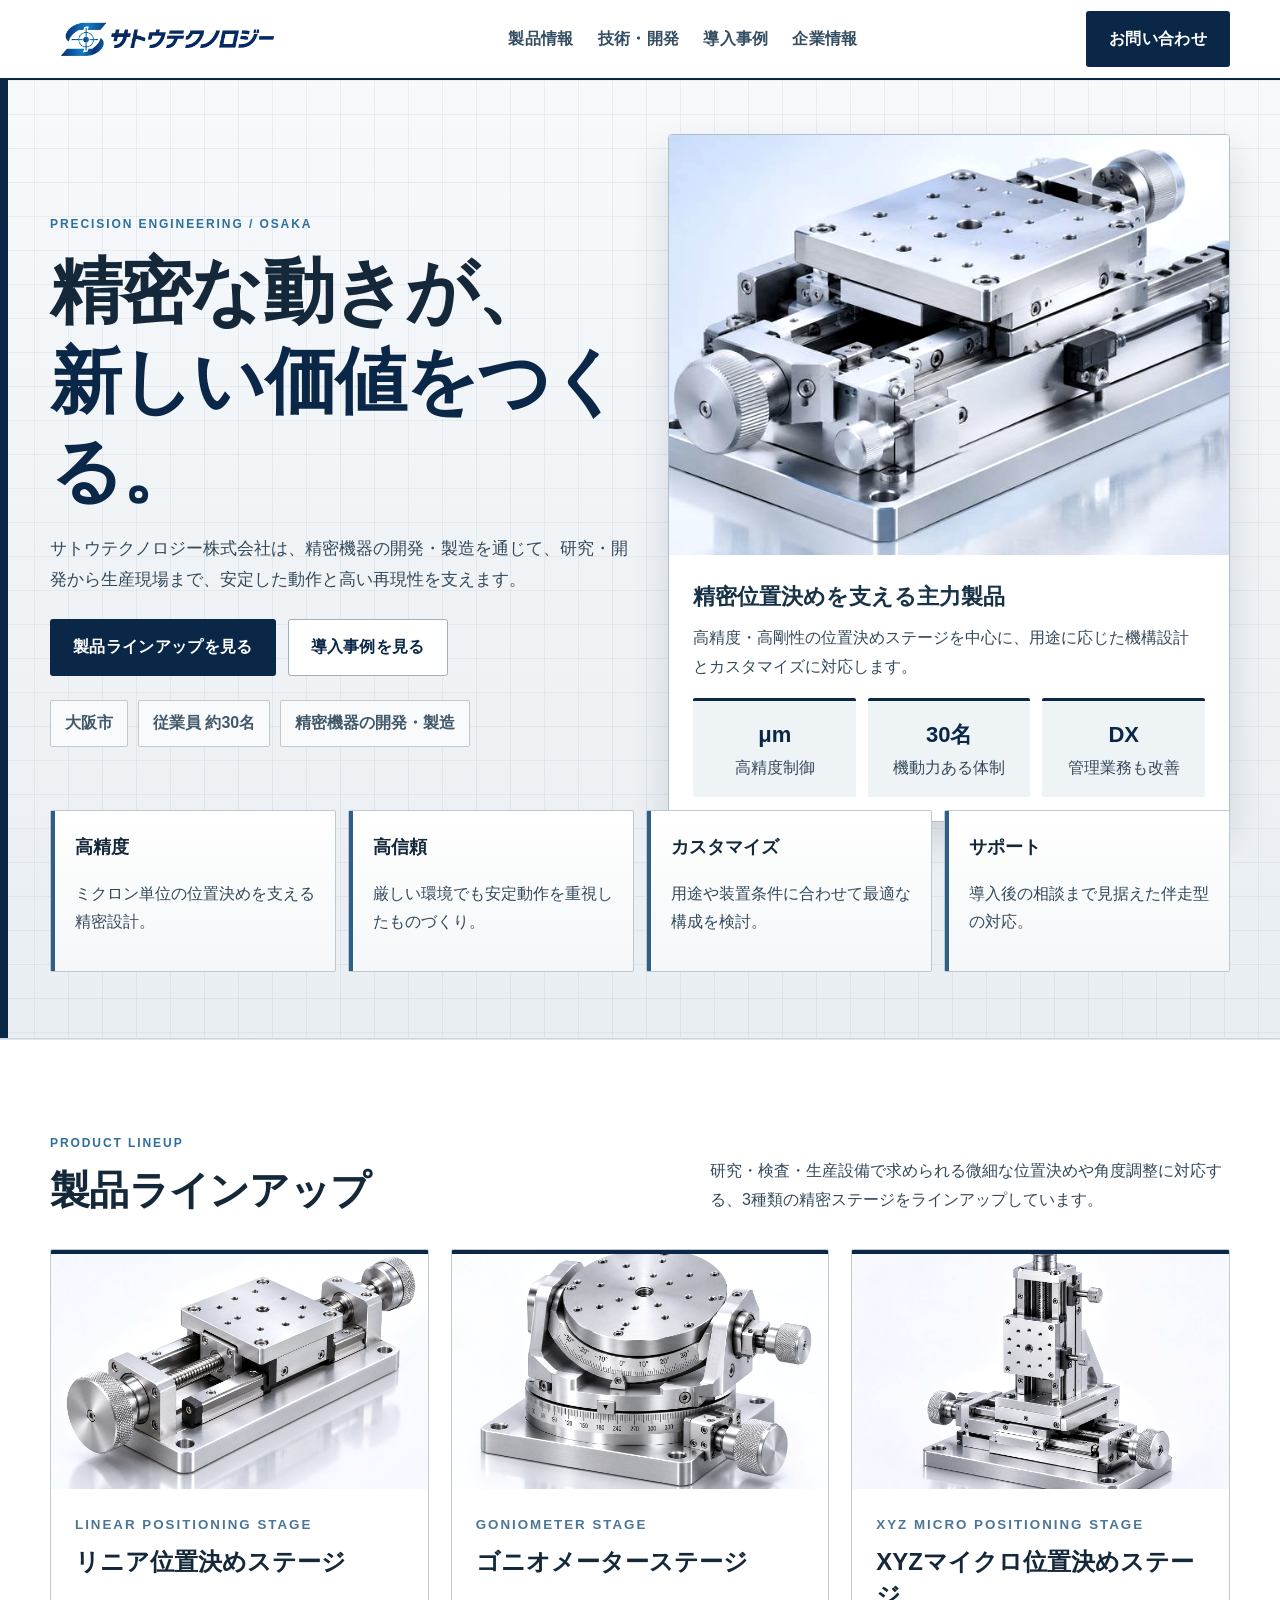
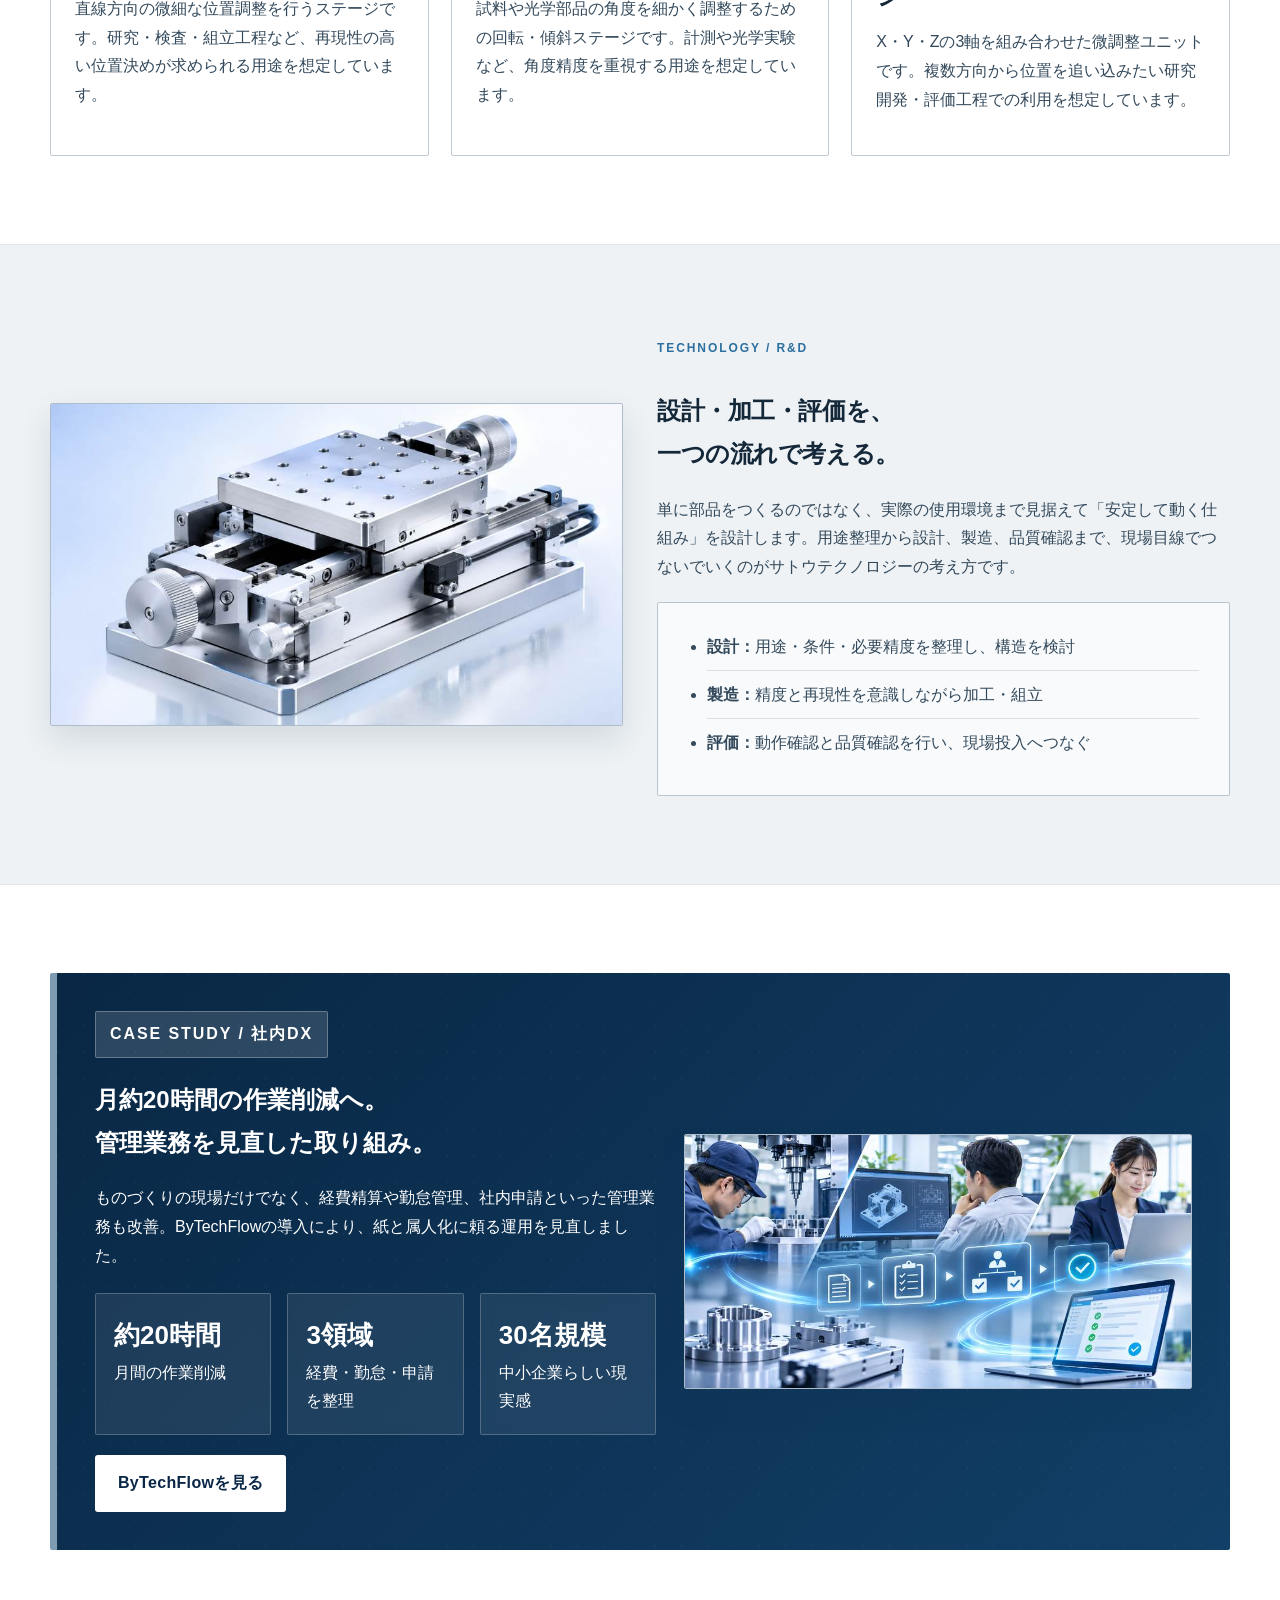
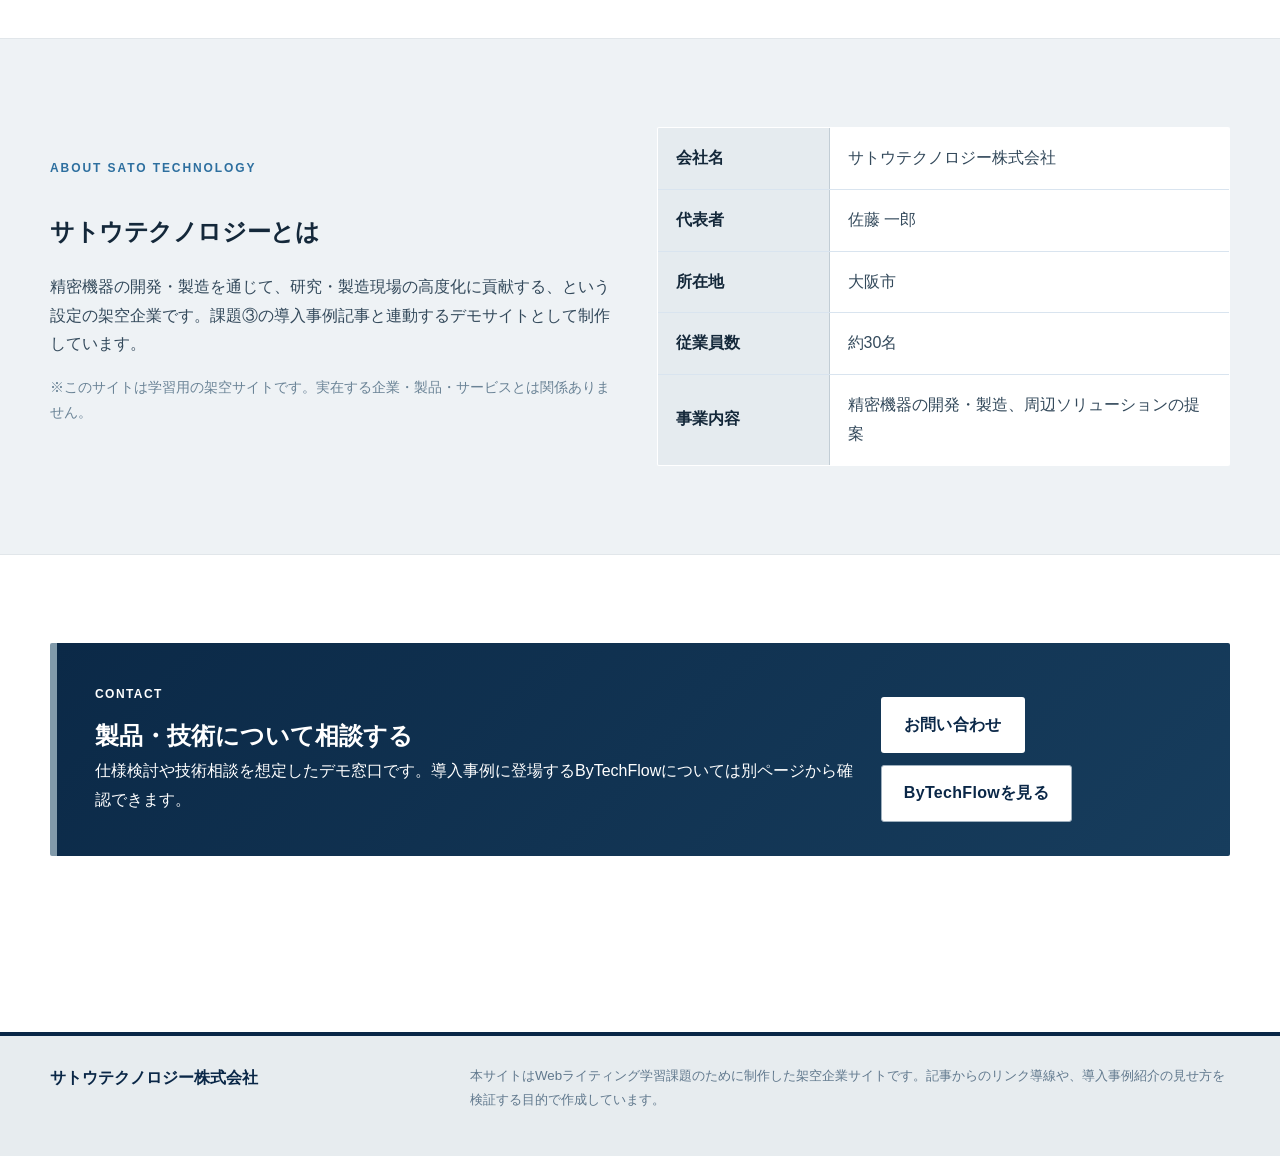
<file: sato-technology-demo/index.html>
<!doctype html>
<html lang="ja">
<head>
  <meta charset="utf-8">
  <meta name="viewport" content="width=device-width, initial-scale=1">
  <meta name="robots" content="noindex,nofollow">
  <meta name="description" content="学習課題用に制作した架空企業・サトウテクノロジー株式会社の豪華版デモサイトです。">
  <title>サトウテクノロジー株式会社｜精密技術で、ものづくりの可能性をひろげる</title>
  <link rel="stylesheet" href="styles.css">
</head>
<body class="sato-page">
  <header class="site-header">
    <div class="container header-inner">
      <a class="brand" href="index.html"><img src="assets/logo.jpg" alt="サトウテクノロジー株式会社 ロゴ"></a>
      <nav class="nav">
        <a href="#products">製品情報</a>
        <a href="#technology">技術・開発</a>
        <a href="#case-study">導入事例</a>
        <a href="#company">企業情報</a>
      </nav>
      <a class="btn primary" href="#contact">お問い合わせ</a>
    </div>
  </header>

  <main>
    <section class="hero">
      <div class="container hero-grid">
        <div class="hero-copy">
          <span class="eyebrow">PRECISION ENGINEERING / OSAKA</span>
          <h1>精密な動きが、<br><em>新しい価値をつくる。</em></h1>
          <p>サトウテクノロジー株式会社は、精密機器の開発・製造を通じて、研究・開発から生産現場まで、安定した動作と高い再現性を支えます。</p>
          <div class="link-row">
            <a class="btn primary" href="#products">製品ラインアップを見る</a>
            <a class="btn secondary" href="#case-study">導入事例を見る</a>
          </div>
          <div class="meta-row">
            <span>大阪市</span>
            <span>従業員 約30名</span>
            <span>精密機器の開発・製造</span>
          </div>
        </div>
        <div class="hero-card">
          <img src="assets/product-stage.jpg" alt="サトウテクノロジーの精密位置決めステージ">
          <div class="card-body">
            <strong style="color:#183247;font-size:22px;display:block">精密位置決めを支える主力製品</strong>
            <p style="margin:8px 0 0">高精度・高剛性の位置決めステージを中心に、用途に応じた機構設計とカスタマイズに対応します。</p>
            <div class="mini-grid">
              <div class="mini-stat"><b>μm</b><span>高精度制御</span></div>
              <div class="mini-stat"><b>30名</b><span>機動力ある体制</span></div>
              <div class="mini-stat"><b>DX</b><span>管理業務も改善</span></div>
            </div>
          </div>
        </div>
      </div>
      <div class="container feature-strip">
        <div class="item"><h3>高精度</h3><p>ミクロン単位の位置決めを支える精密設計。</p></div>
        <div class="item"><h3>高信頼</h3><p>厳しい環境でも安定動作を重視したものづくり。</p></div>
        <div class="item"><h3>カスタマイズ</h3><p>用途や装置条件に合わせて最適な構成を検討。</p></div>
        <div class="item"><h3>サポート</h3><p>導入後の相談まで見据えた伴走型の対応。</p></div>
      </div>
    </section>

    <section id="products" class="section">
      <div class="container">
        <div class="section-head">
          <div>
            <span>PRODUCT LINEUP</span>
            <h2>製品ラインアップ</h2>
          </div>
          <p>研究・検査・生産設備で求められる微細な位置決めや角度調整に対応する、3種類の精密ステージをラインアップしています。</p>
        </div>
        <div class="grid-3">
          <article class="card">
            <img src="assets/sato-linear-stage.jpg" alt="サトウテクノロジーの精密リニア位置決めステージ">
            <div class="card-body">
              <small>LINEAR POSITIONING STAGE</small>
              <h3>リニア位置決めステージ</h3>
              <p>直線方向の微細な位置調整を行うステージです。研究・検査・組立工程など、再現性の高い位置決めが求められる用途を想定しています。</p>
            </div>
          </article>
          <article class="card">
            <img src="assets/sato-goniometer-stage.jpg" alt="サトウテクノロジーの精密ゴニオメーターステージ">
            <div class="card-body">
              <small>GONIOMETER STAGE</small>
              <h3>ゴニオメーターステージ</h3>
              <p>試料や光学部品の角度を細かく調整するための回転・傾斜ステージです。計測や光学実験など、角度精度を重視する用途を想定しています。</p>
            </div>
          </article>
          <article class="card">
            <img src="assets/sato-xyz-stage.jpg" alt="サトウテクノロジーのXYZマイクロ位置決めステージ">
            <div class="card-body">
              <small>XYZ MICRO POSITIONING STAGE</small>
              <h3>XYZマイクロ位置決めステージ</h3>
              <p>X・Y・Zの3軸を組み合わせた微調整ユニットです。複数方向から位置を追い込みたい研究開発・評価工程での利用を想定しています。</p>
            </div>
          </article>
        </div>
      </div>
    </section>

    <section id="technology" class="section soft">
      <div class="container split">
        <div>
          <img class="glass-card" src="assets/product-stage.jpg" alt="研究開発現場で作業するエンジニア">
        </div>
        <div>
          <span class="eyebrow">TECHNOLOGY / R&amp;D</span>
          <h2>設計・加工・評価を、<br>一つの流れで考える。</h2>
          <p>単に部品をつくるのではなく、実際の使用環境まで見据えて「安定して動く仕組み」を設計します。用途整理から設計、製造、品質確認まで、現場目線でつないでいくのがサトウテクノロジーの考え方です。</p>
          <div class="panel" style="margin-top:20px">
            <ul>
              <li><strong>設計：</strong>用途・条件・必要精度を整理し、構造を検討</li>
              <li><strong>製造：</strong>精度と再現性を意識しながら加工・組立</li>
              <li><strong>評価：</strong>動作確認と品質確認を行い、現場投入へつなぐ</li>
            </ul>
          </div>
        </div>
      </div>
    </section>

    <section id="case-study" class="section">
      <div class="container case-wrap">
        <div class="case-grid">
          <div>
            <span class="badge">CASE STUDY / 社内DX</span>
            <h2>月約20時間の作業削減へ。<br>管理業務を見直した取り組み。</h2>
            <p>ものづくりの現場だけでなく、経費精算や勤怠管理、社内申請といった管理業務も改善。ByTechFlowの導入により、紙と属人化に頼る運用を見直しました。</p>
            <div class="stat-grid">
              <div class="stat-box"><b>約20時間</b><span>月間の作業削減</span></div>
              <div class="stat-box"><b>3領域</b><span>経費・勤怠・申請を整理</span></div>
              <div class="stat-box"><b>30名規模</b><span>中小企業らしい現実感</span></div>
            </div>
            <div class="link-row">
              <a class="btn white" href="bytechflow-service.html">ByTechFlowを見る</a>
            </div>
          </div>
          <div>
            <img class="glass-card" src="assets/dx-case.jpg" alt="製造現場とByTechFlowの業務改善イメージ">
          </div>
        </div>
      </div>
    </section>

    <section id="company" class="section soft">
      <div class="container split">
        <div>
          <span class="eyebrow">ABOUT SATO TECHNOLOGY</span>
          <h2>サトウテクノロジーとは</h2>
          <p>精密機器の開発・製造を通じて、研究・製造現場の高度化に貢献する、という設定の架空企業です。課題③の導入事例記事と連動するデモサイトとして制作しています。</p>
          <p class="note">※このサイトは学習用の架空サイトです。実在する企業・製品・サービスとは関係ありません。</p>
        </div>
        <div>
          <table class="info-table">
            <tr><th>会社名</th><td>サトウテクノロジー株式会社</td></tr>
            <tr><th>代表者</th><td>佐藤 一郎</td></tr>
            <tr><th>所在地</th><td>大阪市</td></tr>
            <tr><th>従業員数</th><td>約30名</td></tr>
            <tr><th>事業内容</th><td>精密機器の開発・製造、周辺ソリューションの提案</td></tr>
          </table>
        </div>
      </div>
    </section>

    <section id="contact" class="section">
      <div class="container contact-box">
        <div>
          <span>CONTACT</span>
          <h2>製品・技術について相談する</h2>
          <p>仕様検討や技術相談を想定したデモ窓口です。導入事例に登場するByTechFlowについては別ページから確認できます。</p>
        </div>
        <div class="link-row">
          <a class="btn white" href="mailto:contact@sato-technology.example">お問い合わせ</a>
          <a class="btn secondary" href="bytechflow-service.html">ByTechFlowを見る</a>
        </div>
      </div>
    </section>
  </main>

  <footer class="footer">
    <div class="container inner">
      <strong>サトウテクノロジー株式会社</strong>
      <small>本サイトはWebライティング学習課題のために制作した架空企業サイトです。記事からのリンク導線や、導入事例紹介の見せ方を検証する目的で作成しています。</small>
    </div>
  </footer>
</body>
</html>
</file>
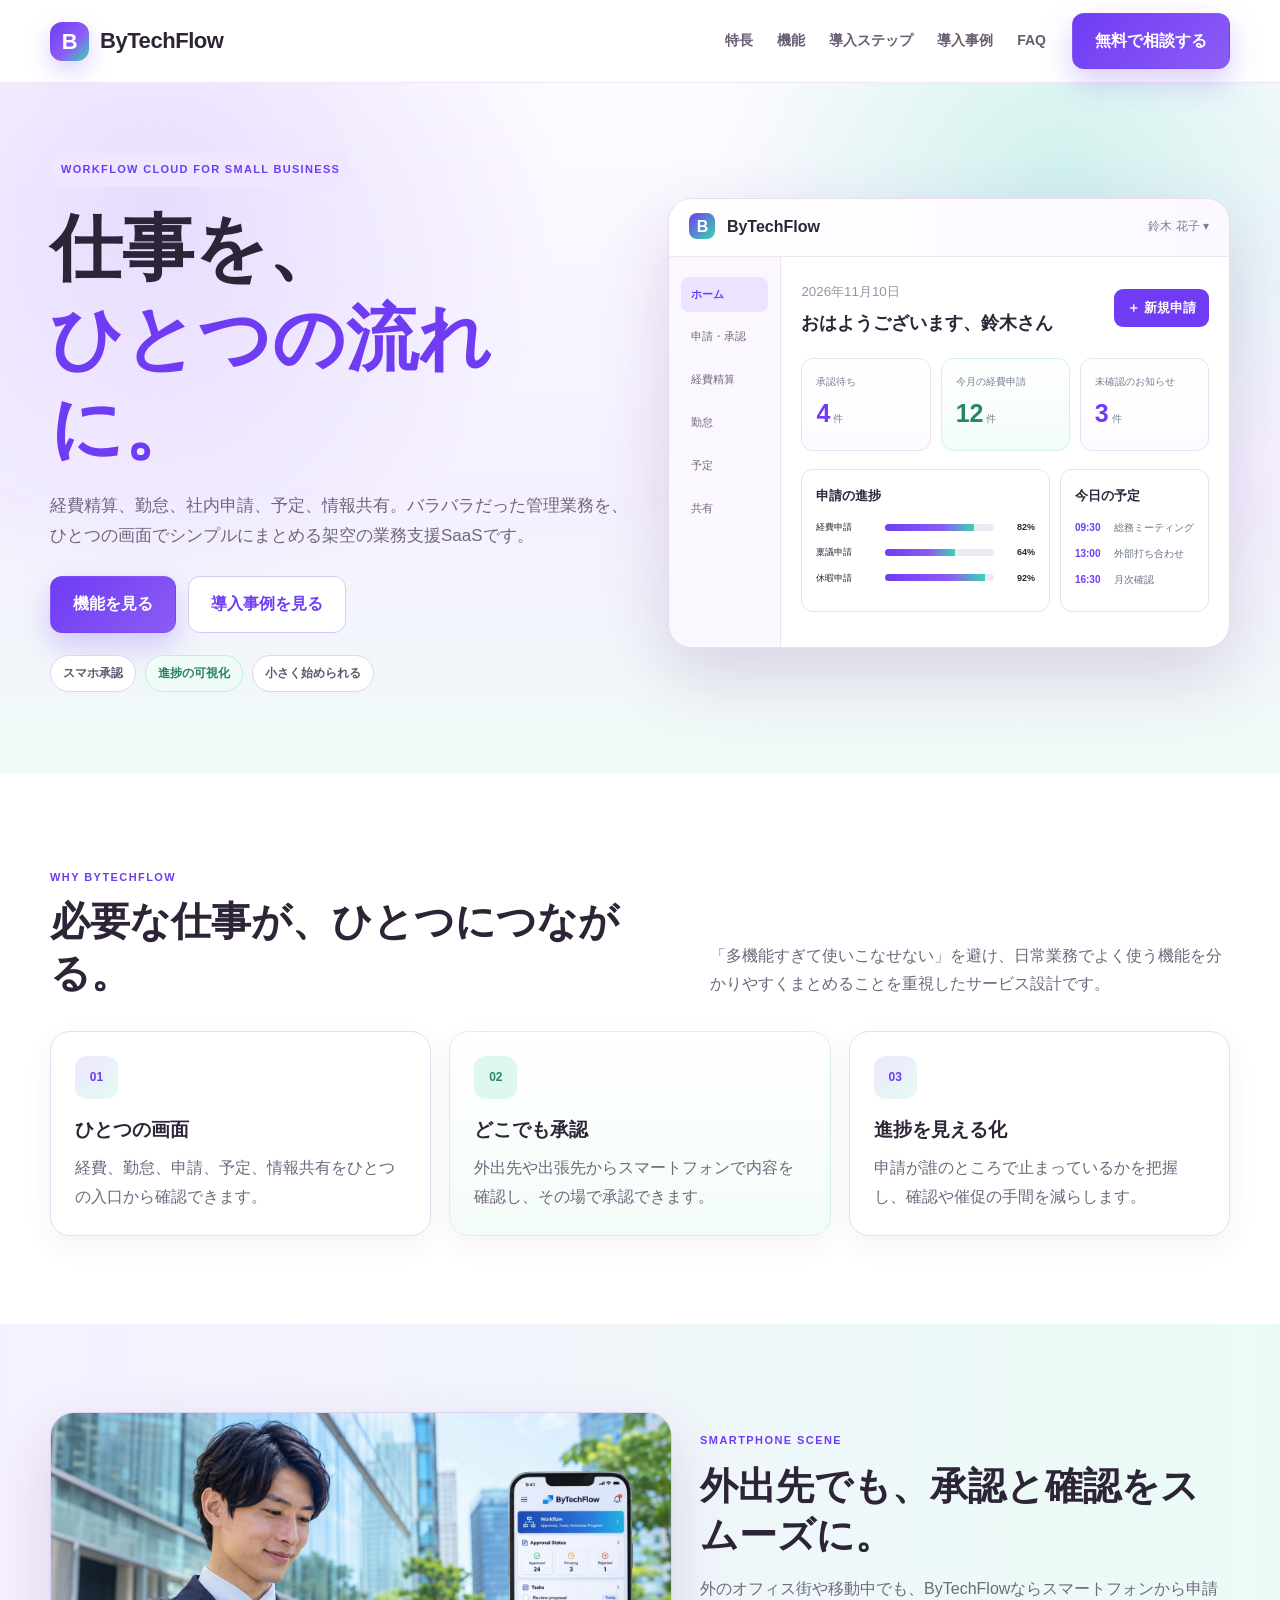
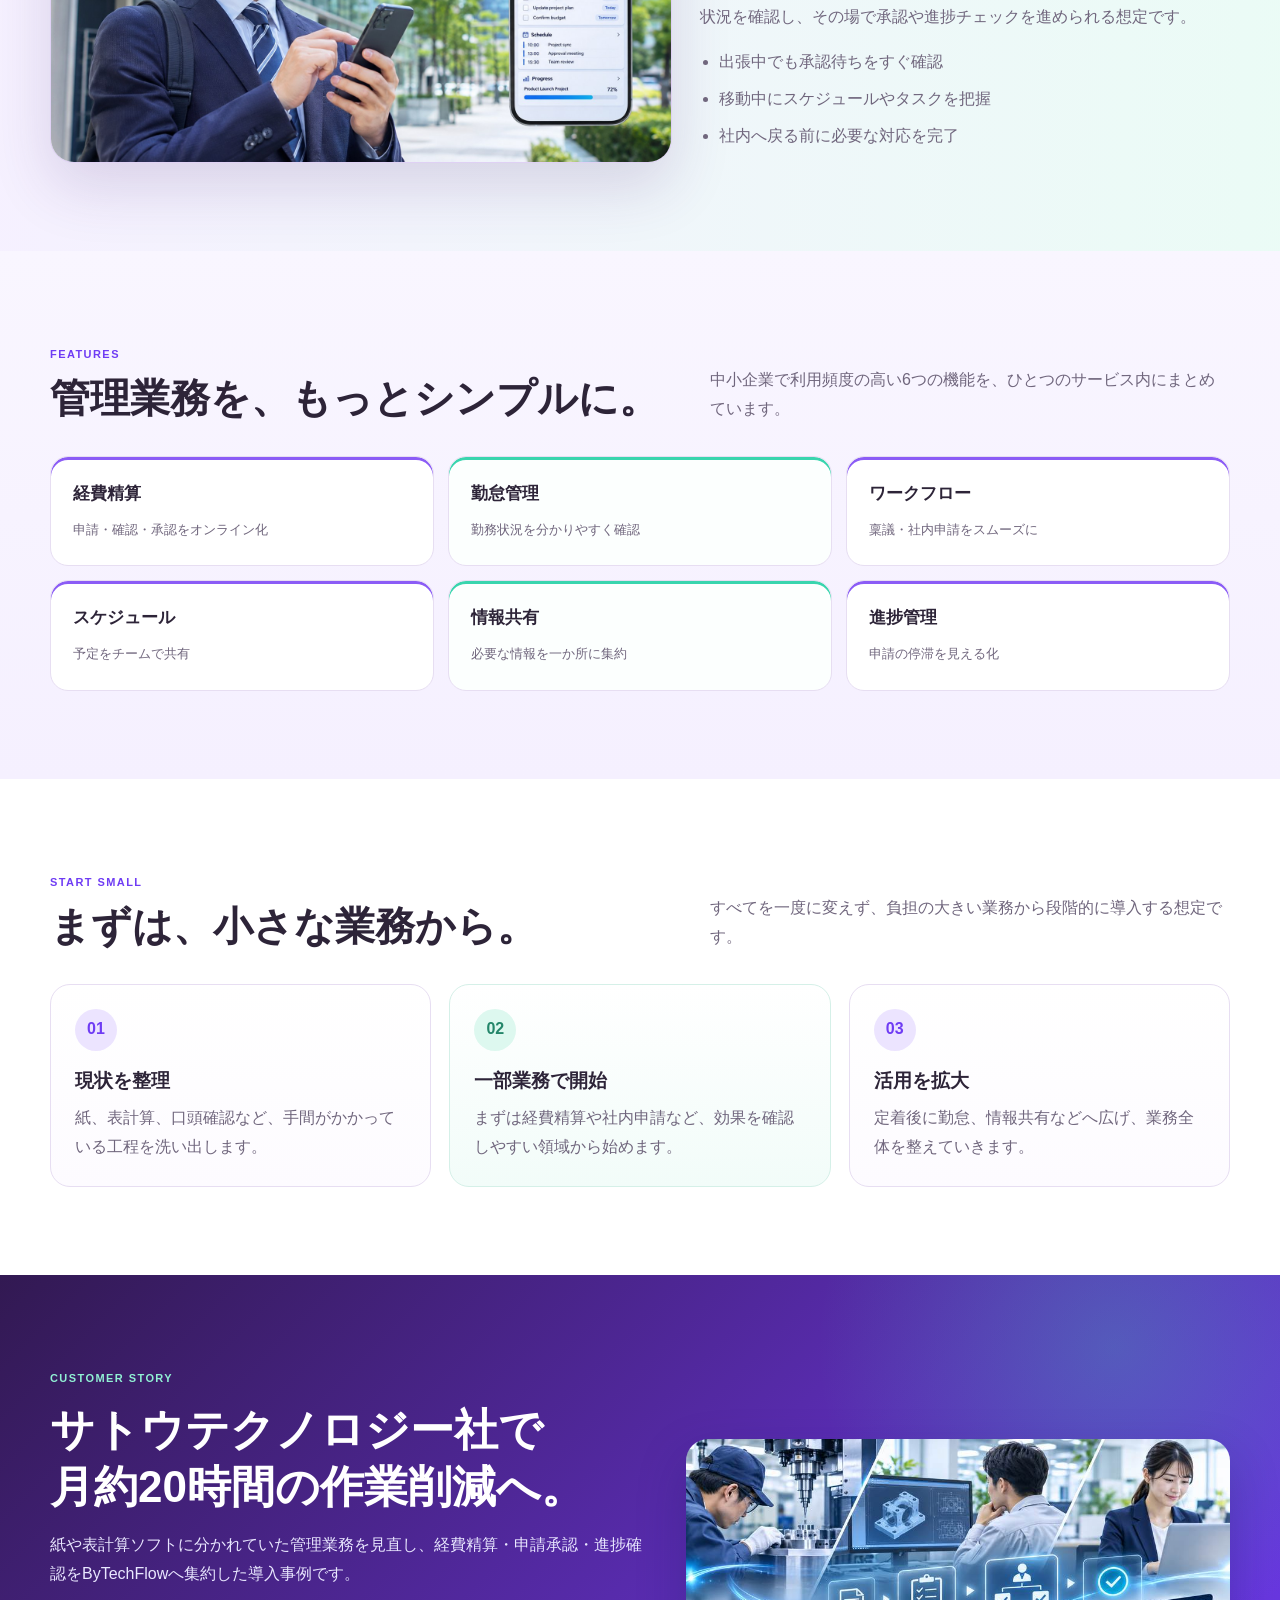
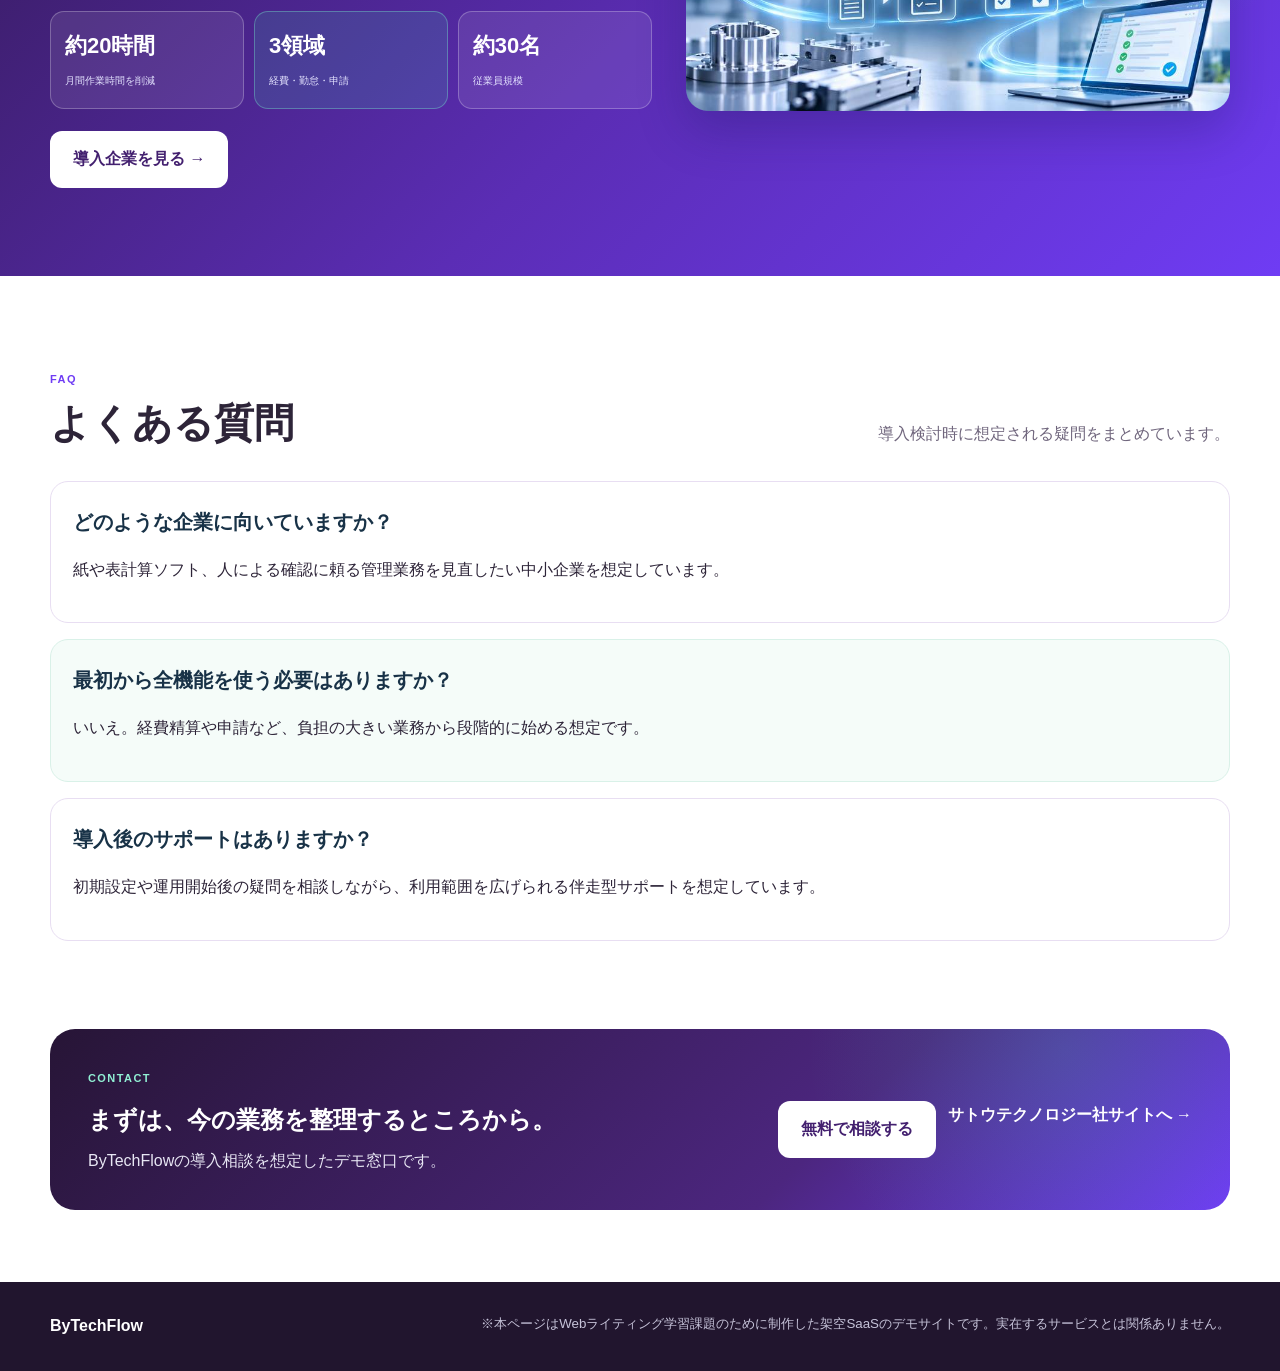
<file: sato-technology-demo/bytechflow-service.html>
<!doctype html>
<html lang="ja">
<head>
  <meta charset="utf-8">
  <meta name="viewport" content="width=device-width, initial-scale=1">
  <meta name="robots" content="noindex,nofollow">
  <meta name="description" content="学習課題用に制作した架空SaaS・ByTechFlowの紹介ページです。">
  <title>ByTechFlow｜仕事を、ひとつの流れに。</title>
  <link rel="stylesheet" href="styles.css">
</head>
<body class="btf-page">
  <header class="btf-header">
    <div class="container header-inner">
      <a class="btf-brand" href="bytechflow-service.html">
        <span class="btf-logo-mark">B</span>
        <span class="btf-wordmark">ByTechFlow</span>
      </a>
      <nav class="btf-nav">
        <a href="#about">特長</a>
        <a href="#functions">機能</a>
        <a href="#workflow">導入ステップ</a>
        <a href="#case">導入事例</a>
        <a href="#faq">FAQ</a>
      </nav>
      <a class="btf-btn btf-btn-primary" href="#contact">無料で相談する</a>
    </div>
  </header>

  <main>
    <section class="btf-hero">
      <div class="container hero-grid">
        <div class="hero-copy">
          <span class="btf-eyebrow">WORKFLOW CLOUD FOR SMALL BUSINESS</span>
          <h1>仕事を、<br><em>ひとつの流れに。</em></h1>
          <p>経費精算、勤怠、社内申請、予定、情報共有。バラバラだった管理業務を、ひとつの画面でシンプルにまとめる架空の業務支援SaaSです。</p>
          <div class="link-row">
            <a class="btf-btn btf-btn-primary" href="#functions">機能を見る</a>
            <a class="btf-btn btf-btn-ghost" href="#case">導入事例を見る</a>
          </div>
          <div class="btf-chips">
            <span>スマホ承認</span>
            <span>進捗の可視化</span>
            <span>小さく始められる</span>
          </div>
        </div>

        <div class="btf-dashboard">
          <div class="btf-dashboard-top">
            <div class="btf-mini-brand"><span>B</span> ByTechFlow</div>
            <div class="btf-user">鈴木 花子 ▾</div>
          </div>
          <div class="btf-dashboard-body">
            <aside>
              <strong>ホーム</strong>
              <span>申請・承認</span>
              <span>経費精算</span>
              <span>勤怠</span>
              <span>予定</span>
              <span>共有</span>
            </aside>
            <div class="btf-mainpanel">
              <div class="btf-greeting">
                <div><small>2026年11月10日</small><h3>おはようございます、鈴木さん</h3></div>
                <button>＋ 新規申請</button>
              </div>
              <div class="btf-kpi-grid">
                <div><span>承認待ち</span><b>4</b><small>件</small></div>
                <div><span>今月の経費申請</span><b>12</b><small>件</small></div>
                <div><span>未確認のお知らせ</span><b>3</b><small>件</small></div>
              </div>
              <div class="btf-dashboard-grid">
                <div class="btf-box">
                  <h4>申請の進捗</h4>
                  <div class="progress-row"><span>経費申請</span><i style="--w:82%"></i><b>82%</b></div>
                  <div class="progress-row"><span>稟議申請</span><i style="--w:64%"></i><b>64%</b></div>
                  <div class="progress-row"><span>休暇申請</span><i style="--w:92%"></i><b>92%</b></div>
                </div>
                <div class="btf-box">
                  <h4>今日の予定</h4>
                  <p><time>09:30</time> 総務ミーティング</p>
                  <p><time>13:00</time> 外部打ち合わせ</p>
                  <p><time>16:30</time> 月次確認</p>
                </div>
              </div>
            </div>
          </div>
        </div>
      </div>
    </section>

    <section id="about" class="btf-section">
      <div class="container">
        <div class="btf-section-head">
          <div><span>WHY BYTECHFLOW</span><h2>必要な仕事が、ひとつにつながる。</h2></div>
          <p>「多機能すぎて使いこなせない」を避け、日常業務でよく使う機能を分かりやすくまとめることを重視したサービス設計です。</p>
        </div>
        <div class="btf-feature-grid">
          <article><div class="btf-icon">01</div><h3>ひとつの画面</h3><p>経費、勤怠、申請、予定、情報共有をひとつの入口から確認できます。</p></article>
          <article><div class="btf-icon">02</div><h3>どこでも承認</h3><p>外出先や出張先からスマートフォンで内容を確認し、その場で承認できます。</p></article>
          <article><div class="btf-icon">03</div><h3>進捗を見える化</h3><p>申請が誰のところで止まっているかを把握し、確認や催促の手間を減らします。</p></article>
        </div>
      </div>
    </section>

    <section class="btf-section btf-mobile-scene">
      <div class="container btf-mobile-grid">
        <div class="btf-mobile-photo-wrap">
          <img class="btf-mobile-photo" src="assets/bytechflow-mobile-businessman.jpg" alt="オフィス街でスマートフォンからByTechFlowを活用する若いビジネスマン">
        </div>
        <div class="btf-mobile-copy">
          <span>SMARTPHONE SCENE</span>
          <h2>外出先でも、承認と確認をスムーズに。</h2>
          <p>外のオフィス街や移動中でも、ByTechFlowならスマートフォンから申請状況を確認し、その場で承認や進捗チェックを進められる想定です。</p>
          <ul>
            <li>出張中でも承認待ちをすぐ確認</li>
            <li>移動中にスケジュールやタスクを把握</li>
            <li>社内へ戻る前に必要な対応を完了</li>
          </ul>
        </div>
      </div>
    </section>

    <section id="functions" class="btf-section btf-soft">
      <div class="container">
        <div class="btf-section-head">
          <div><span>FEATURES</span><h2>管理業務を、もっとシンプルに。</h2></div>
          <p>中小企業で利用頻度の高い6つの機能を、ひとつのサービス内にまとめています。</p>
        </div>
        <div class="btf-function-grid">
          <div><b>経費精算</b><span>申請・確認・承認をオンライン化</span></div>
          <div><b>勤怠管理</b><span>勤務状況を分かりやすく確認</span></div>
          <div><b>ワークフロー</b><span>稟議・社内申請をスムーズに</span></div>
          <div><b>スケジュール</b><span>予定をチームで共有</span></div>
          <div><b>情報共有</b><span>必要な情報を一か所に集約</span></div>
          <div><b>進捗管理</b><span>申請の停滞を見える化</span></div>
        </div>
      </div>
    </section>

    <section id="workflow" class="btf-section">
      <div class="container">
        <div class="btf-section-head">
          <div><span>START SMALL</span><h2>まずは、小さな業務から。</h2></div>
          <p>すべてを一度に変えず、負担の大きい業務から段階的に導入する想定です。</p>
        </div>
        <div class="btf-flow">
          <div><span>01</span><h3>現状を整理</h3><p>紙、表計算、口頭確認など、手間がかかっている工程を洗い出します。</p></div>
          <div><span>02</span><h3>一部業務で開始</h3><p>まずは経費精算や社内申請など、効果を確認しやすい領域から始めます。</p></div>
          <div><span>03</span><h3>活用を拡大</h3><p>定着後に勤怠、情報共有などへ広げ、業務全体を整えていきます。</p></div>
        </div>
      </div>
    </section>

    <section id="case" class="btf-case">
      <div class="container btf-case-grid">
        <div>
          <span class="btf-case-label">CUSTOMER STORY</span>
          <h2>サトウテクノロジー社で<br>月約20時間の作業削減へ。</h2>
          <p>紙や表計算ソフトに分かれていた管理業務を見直し、経費精算・申請承認・進捗確認をByTechFlowへ集約した導入事例です。</p>
          <div class="btf-case-stats">
            <div><b>約20時間</b><span>月間作業時間を削減</span></div>
            <div><b>3領域</b><span>経費・勤怠・申請</span></div>
            <div><b>約30名</b><span>従業員規模</span></div>
          </div>
          <a class="btf-btn btf-btn-light" href="index.html#case-study">導入企業を見る →</a>
        </div>
        <img src="assets/dx-case.jpg" alt="サトウテクノロジー社におけるByTechFlow導入イメージ">
      </div>
    </section>

    <section id="faq" class="btf-section">
      <div class="container">
        <div class="btf-section-head">
          <div><span>FAQ</span><h2>よくある質問</h2></div>
          <p>導入検討時に想定される疑問をまとめています。</p>
        </div>
        <div class="faq-list">
          <div class="faq-item"><h4>どのような企業に向いていますか？</h4><p>紙や表計算ソフト、人による確認に頼る管理業務を見直したい中小企業を想定しています。</p></div>
          <div class="faq-item"><h4>最初から全機能を使う必要はありますか？</h4><p>いいえ。経費精算や申請など、負担の大きい業務から段階的に始める想定です。</p></div>
          <div class="faq-item"><h4>導入後のサポートはありますか？</h4><p>初期設定や運用開始後の疑問を相談しながら、利用範囲を広げられる伴走型サポートを想定しています。</p></div>
        </div>
      </div>
    </section>

    <section id="contact" class="btf-cta">
      <div class="container btf-cta-inner">
        <div><span>CONTACT</span><h2>まずは、今の業務を整理するところから。</h2><p>ByTechFlowの導入相談を想定したデモ窓口です。</p></div>
        <div class="link-row">
          <a class="btf-btn btf-btn-light" href="mailto:support@bytechflow.example">無料で相談する</a>
          <a class="btf-text-link" href="index.html">サトウテクノロジー社サイトへ →</a>
        </div>
      </div>
    </section>
  </main>

  <footer class="btf-footer">
    <div class="container">
      <strong>ByTechFlow</strong>
      <small>※本ページはWebライティング学習課題のために制作した架空SaaSのデモサイトです。実在するサービスとは関係ありません。</small>
    </div>
  </footer>
</body>
</html>
</file>
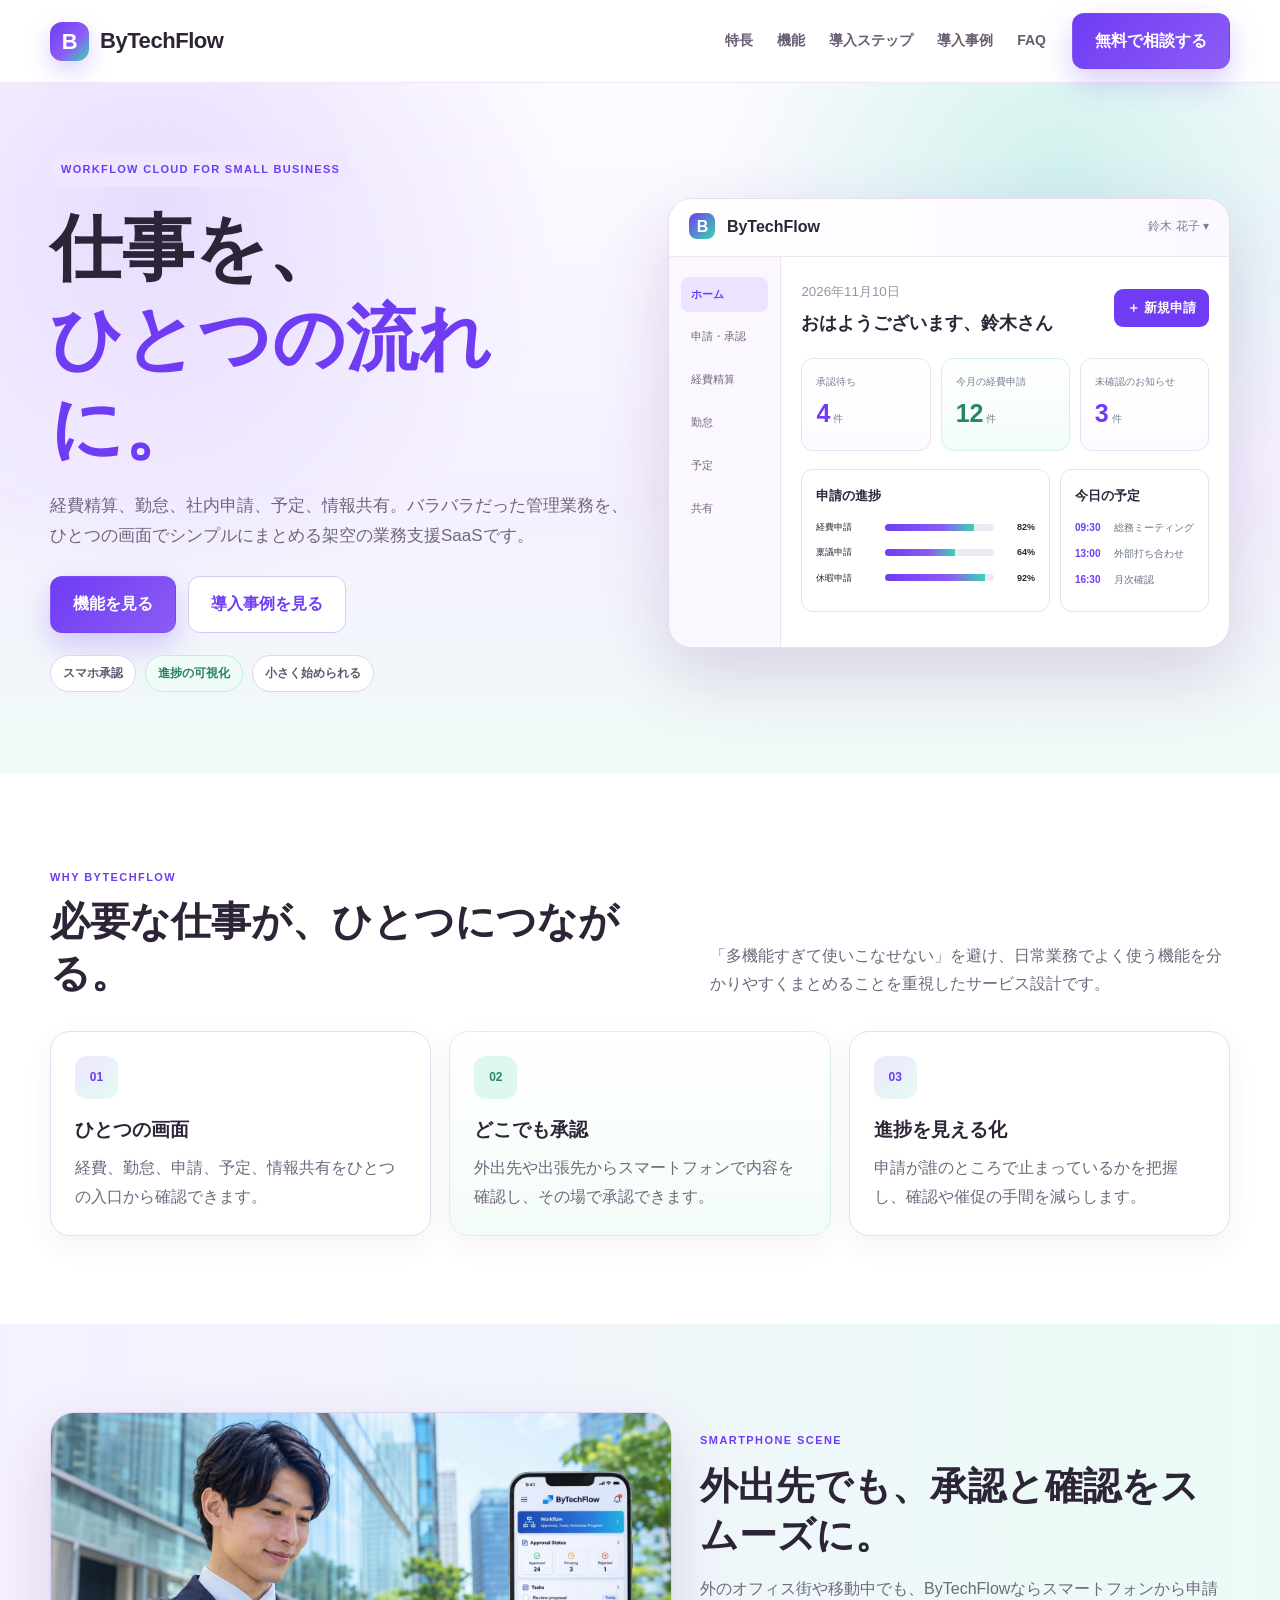
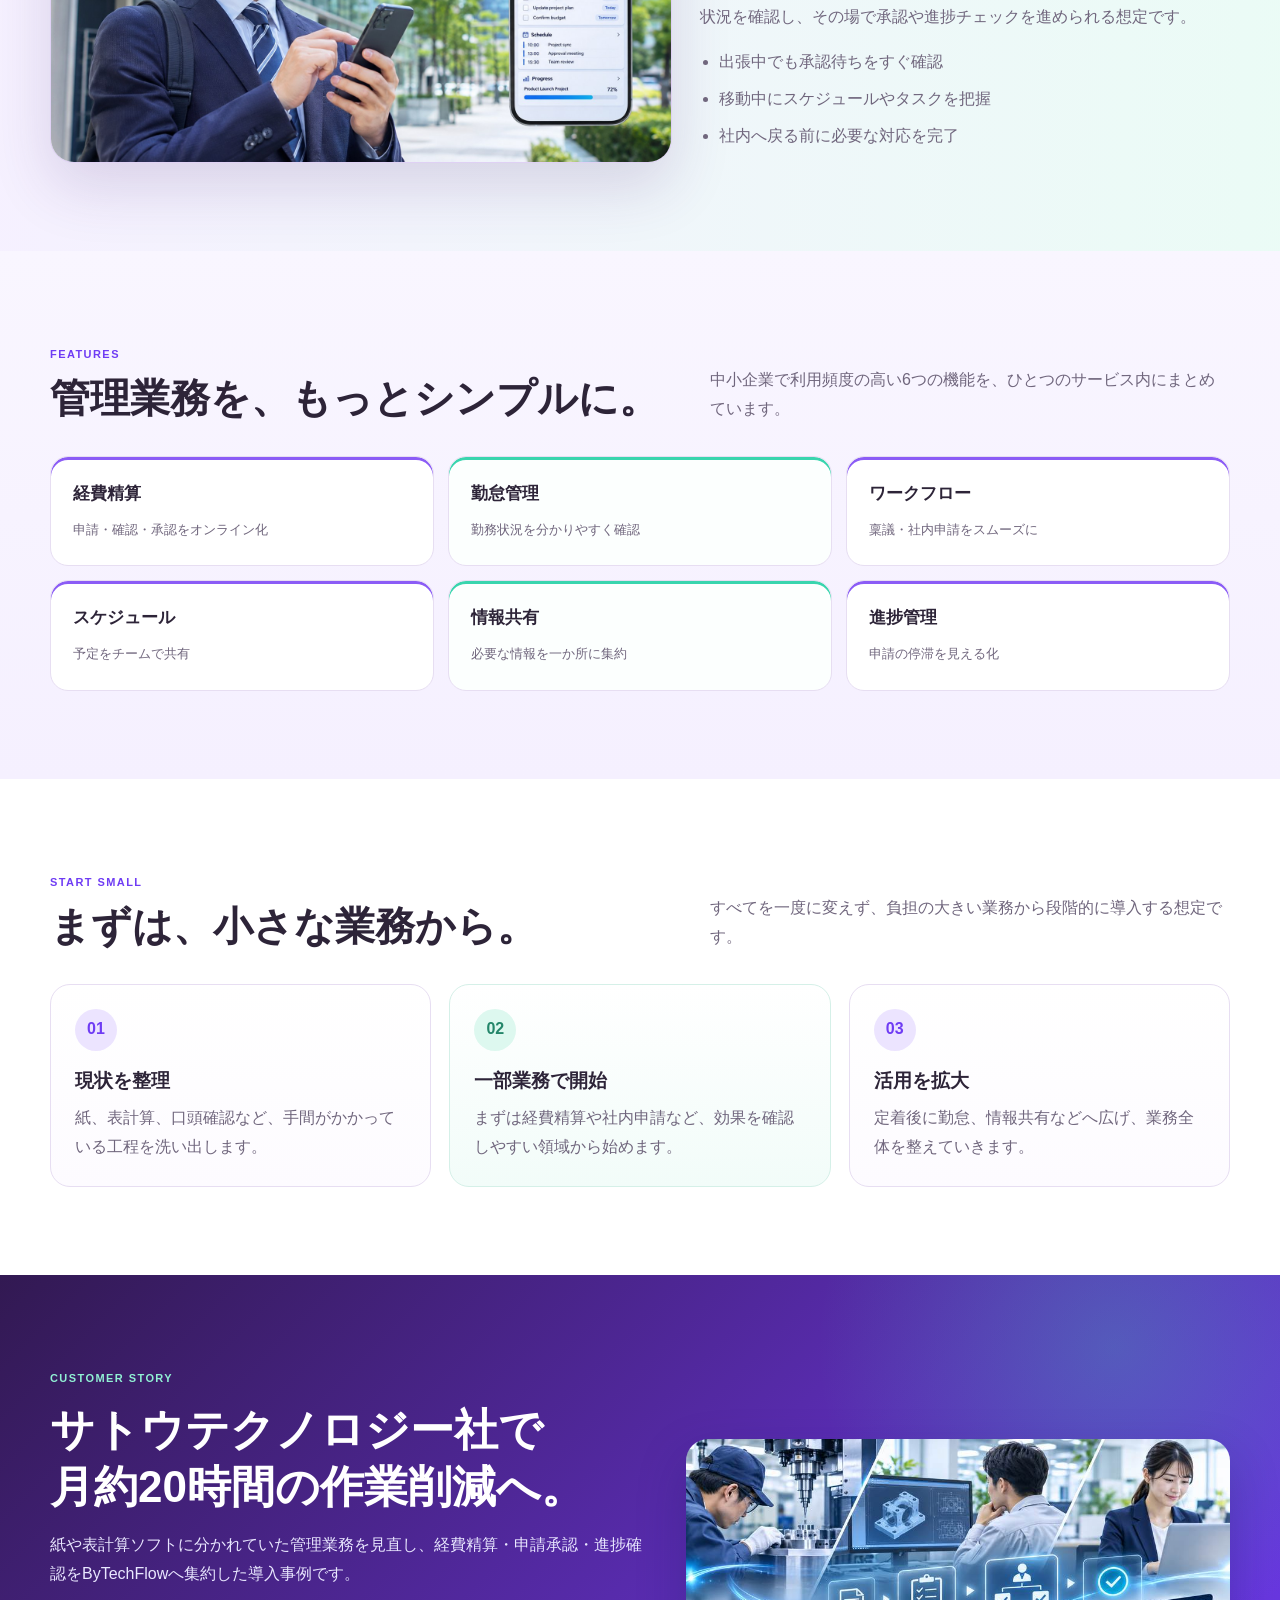
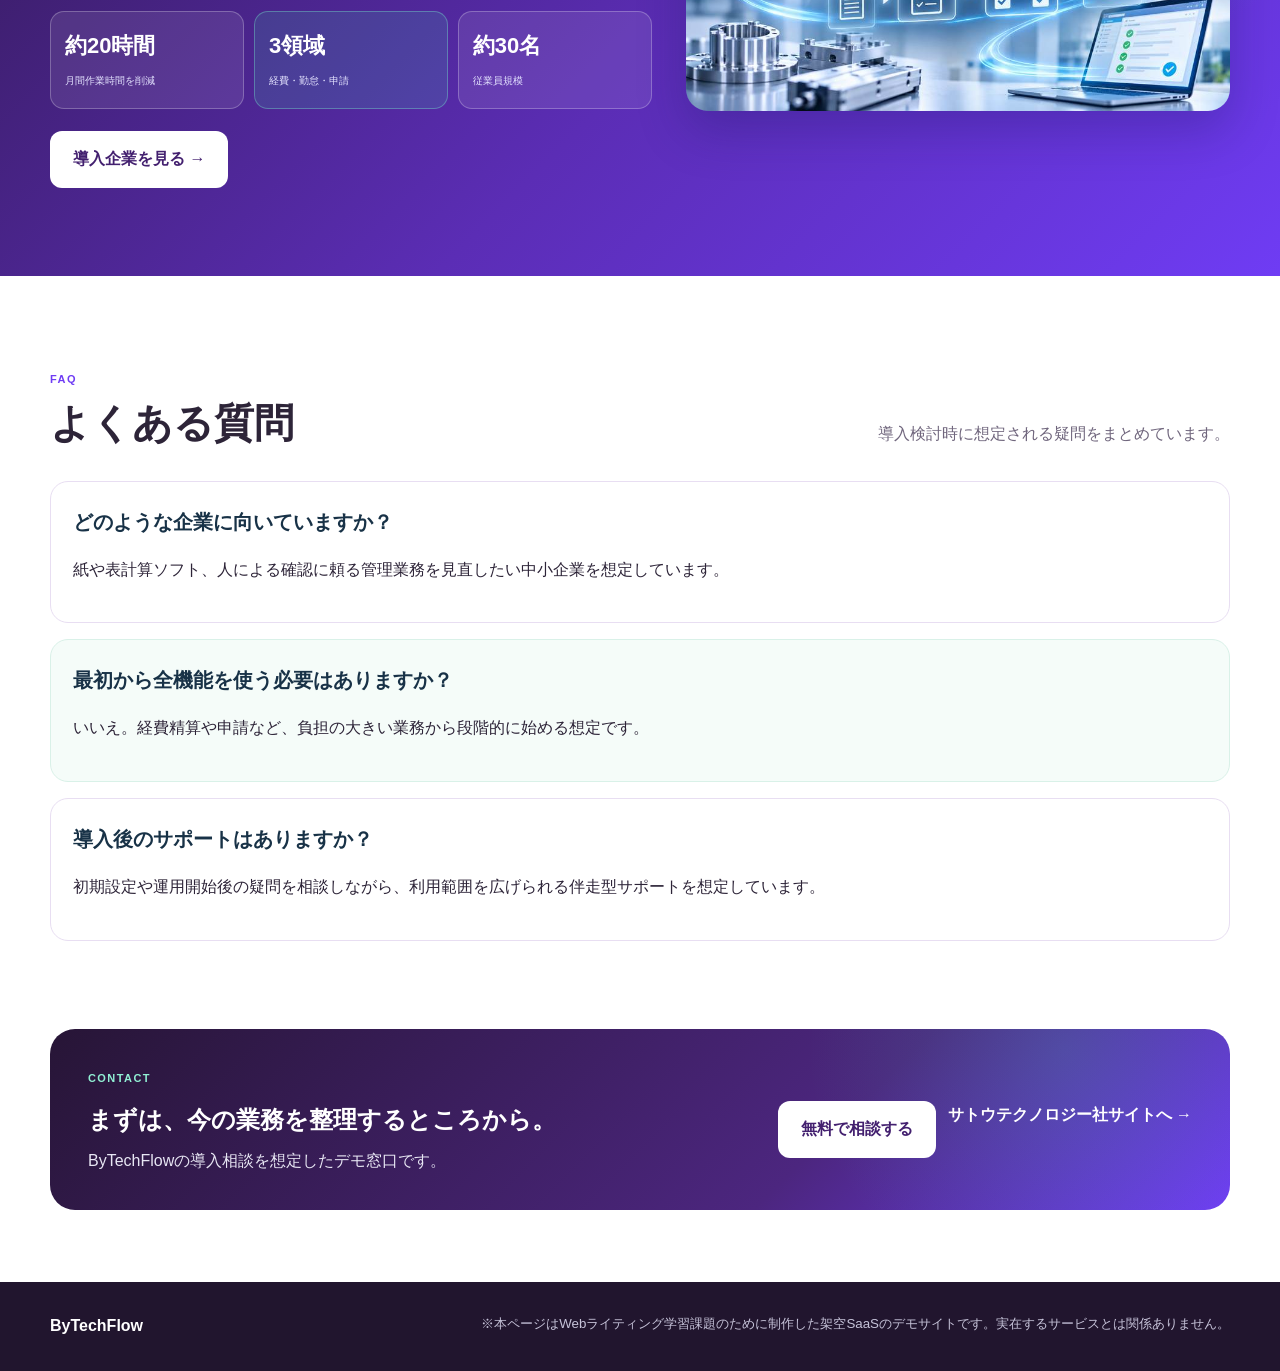
<file: sato-technology-demo/bytechflow.html>
<!doctype html>
<html lang="ja">
<head>
<meta charset="utf-8">
<meta name="viewport" content="width=device-width,initial-scale=1">
<meta http-equiv="refresh" content="0; url=bytechflow-service.html">
<meta name="robots" content="noindex,nofollow">
<title>ByTechFlow</title>
<script>location.replace("bytechflow-service.html");</script>
</head>
<body><p><a href="bytechflow-service.html">ByTechFlowへ移動</a></p></body>
</html>
</file>
<file: sato-technology-demo/styles.css>
:root{
  --navy:#0d3c7c;
  --blue:#1161c8;
  --light-blue:#eaf3ff;
  --ink:#183247;
  --text:#334b5d;
  --line:#d9e4ef;
  --bg:#f6f9fc;
  --white:#ffffff;
  --shadow:0 18px 45px rgba(18,52,92,.12);
  --radius:22px;
}
*{box-sizing:border-box}
html{scroll-behavior:smooth}
body{margin:0;font-family:-apple-system,BlinkMacSystemFont,"Segoe UI","Hiragino Sans","Hiragino Kaku Gothic ProN","Yu Gothic",Meiryo,sans-serif;color:var(--text);background:var(--white);line-height:1.8}
a{text-decoration:none;color:inherit}
img{max-width:100%;display:block}
.container{width:min(1180px,calc(100% - 40px));margin-inline:auto}
.section{padding:88px 0}
.section.soft{background:var(--bg)}
.section-head{display:flex;justify-content:space-between;gap:28px;align-items:end;margin-bottom:34px}
.section-head span,.eyebrow{display:inline-block;font-size:12px;font-weight:700;letter-spacing:.12em;color:var(--blue);margin-bottom:10px}
.section-head h2,.hero-copy h1,.page-hero h1{margin:0;color:var(--ink);line-height:1.25}
.section-head h2{font-size:clamp(28px,4vw,40px)}
.section-head p{max-width:520px;margin:0}
.site-header{position:sticky;top:0;z-index:30;background:rgba(255,255,255,.92);backdrop-filter:blur(12px);border-bottom:1px solid rgba(13,60,124,.08)}
.header-inner{display:flex;align-items:center;justify-content:space-between;gap:26px;min-height:82px}
.brand{display:flex;align-items:center;gap:14px;font-weight:800;color:var(--ink)}
.brand img{width:240px;max-width:44vw;height:auto}
.nav{display:flex;align-items:center;gap:24px;font-weight:700;color:#355169}
.nav a{position:relative;padding:8px 0}
.nav a:after{content:"";position:absolute;left:0;bottom:0;width:0;height:2px;background:var(--blue);transition:.2s}
.nav a:hover:after{width:100%}
.btn{display:inline-flex;align-items:center;justify-content:center;gap:10px;border-radius:999px;padding:14px 24px;font-weight:800;transition:.2s;border:1px solid transparent}
.btn.primary{background:linear-gradient(135deg,var(--blue),var(--navy));color:#fff;box-shadow:0 14px 28px rgba(17,97,200,.24)}
.btn.secondary{background:#fff;border-color:#bcd1e5;color:var(--ink)}
.btn.white{background:#fff;color:var(--navy)}
.btn:hover{transform:translateY(-1px)}
.hero{padding:54px 0 66px;background:linear-gradient(180deg,#f9fcff 0%,#edf5ff 100%)}
.hero-grid{display:grid;grid-template-columns:1.02fr .98fr;gap:34px;align-items:center}
.hero-copy h1{font-size:clamp(40px,6vw,72px);margin-bottom:18px}
.hero-copy h1 em,.page-hero h1 em{font-style:normal;color:var(--navy)}
.hero-copy p,.page-hero p{font-size:17px;max-width:640px;margin:0 0 24px}
.meta-row{display:flex;flex-wrap:wrap;gap:10px;margin-top:24px}
.meta-row span{display:inline-flex;padding:8px 14px;border-radius:999px;background:#fff;border:1px solid #d7e3ef;font-weight:700;color:#48637b}
.hero-card,.glass-card{background:rgba(255,255,255,.72);border:1px solid rgba(255,255,255,.55);border-radius:28px;box-shadow:var(--shadow);overflow:hidden}
.hero-card img{aspect-ratio:4/3;object-fit:cover;width:100%}
.hero-card .card-body{padding:22px 24px 24px}
.hero-card .mini-grid{display:grid;grid-template-columns:repeat(3,1fr);gap:12px;margin-top:16px}
.mini-stat{padding:14px;border-radius:18px;background:#f3f8fd;text-align:center}
.mini-stat b{display:block;font-size:22px;color:var(--navy)}
.feature-strip{display:grid;grid-template-columns:repeat(4,1fr);gap:16px;margin-top:-12px;position:relative;z-index:5}
.feature-strip .item{background:#fff;border:1px solid var(--line);border-radius:20px;padding:22px;box-shadow:0 10px 24px rgba(11,44,84,.06)}
.feature-strip h3{margin:0 0 8px;color:var(--ink);font-size:20px}
.grid-3{display:grid;grid-template-columns:repeat(3,1fr);gap:22px}
.card{background:#fff;border:1px solid var(--line);border-radius:24px;overflow:hidden;box-shadow:0 10px 28px rgba(12,47,86,.06)}
.card img{width:100%;aspect-ratio:16/10;object-fit:cover}
.card-body{padding:24px}
.card small{display:block;color:var(--blue);font-weight:800;letter-spacing:.08em;margin-bottom:8px}
.card h3{margin:0 0 10px;color:var(--ink);font-size:24px;line-height:1.4}
.split{display:grid;grid-template-columns:1fr 1fr;gap:34px;align-items:center}
.panel{background:#fff;border:1px solid var(--line);border-radius:26px;box-shadow:var(--shadow);padding:30px}
.panel ul{padding-left:1.2em;margin:0}
.panel li+li{margin-top:10px}
.case-wrap{background:linear-gradient(135deg,#09366e,#0c4d9d);color:#fff;border-radius:34px;padding:38px;box-shadow:0 18px 40px rgba(10,62,123,.2)}
.case-wrap h2,.case-wrap h3,.case-wrap p{color:#fff}
.case-grid{display:grid;grid-template-columns:1.05fr .95fr;gap:28px;align-items:center}
.stat-grid{display:grid;grid-template-columns:repeat(3,1fr);gap:16px;margin-top:22px}
.stat-box{background:rgba(255,255,255,.12);backdrop-filter:blur(6px);border:1px solid rgba(255,255,255,.22);border-radius:20px;padding:18px}
.stat-box b{display:block;font-size:26px}
.info-table{width:100%;border-collapse:collapse;background:#fff;border-radius:22px;overflow:hidden;box-shadow:var(--shadow);border:1px solid var(--line)}
.info-table th,.info-table td{padding:16px 18px;border-bottom:1px solid var(--line);text-align:left}
.info-table th{width:30%;background:#f7fbff;color:var(--ink)}
.info-table tr:last-child th,.info-table tr:last-child td{border-bottom:none}
.contact-box{background:linear-gradient(135deg,#114d9b,#0b2e5f);color:#fff;border-radius:32px;padding:34px 38px;display:flex;align-items:center;justify-content:space-between;gap:20px;box-shadow:var(--shadow)}
.contact-box h2,.contact-box p,.contact-box span{color:#fff;margin:0}
.contact-box span{display:block;font-size:12px;font-weight:800;letter-spacing:.12em;margin-bottom:8px}
.footer{padding:28px 0 44px;background:#f4f8fc;border-top:1px solid var(--line);margin-top:88px}
.footer .inner{display:flex;justify-content:space-between;gap:20px;align-items:flex-start}
.footer small{max-width:760px;color:#60788d}
.page-hero{padding:54px 0;background:linear-gradient(180deg,#f8fbff 0,#edf5ff 100%)}
.hero-app{padding:24px;border-radius:28px;background:#fff;box-shadow:var(--shadow);border:1px solid var(--line)}
.app-shot{overflow:hidden;border-radius:20px;border:1px solid #dbe7f2}
.app-shot img{width:100%;aspect-ratio:4/3;object-fit:cover}
.feature-grid{display:grid;grid-template-columns:repeat(3,1fr);gap:18px}
.feature-grid .item{background:#fff;border:1px solid var(--line);border-radius:20px;padding:24px;box-shadow:0 8px 20px rgba(10,40,80,.05)}
.feature-grid h3{margin:0 0 8px;color:var(--ink)}
.flow-grid{display:grid;grid-template-columns:repeat(3,1fr);gap:20px;align-items:stretch}
.flow-step{background:#fff;border:1px solid var(--line);border-radius:22px;padding:24px;position:relative}
.flow-step .num{display:inline-flex;width:44px;height:44px;align-items:center;justify-content:center;border-radius:50%;background:var(--light-blue);color:var(--navy);font-weight:800;margin-bottom:14px}
.faq-list{display:grid;gap:16px}
.faq-item{background:#fff;border:1px solid var(--line);border-radius:18px;padding:22px}
.faq-item h4{margin:0 0 8px;color:var(--ink);font-size:20px}
.link-row{display:flex;gap:12px;flex-wrap:wrap;margin-top:20px}
.badge{display:inline-flex;padding:8px 14px;border-radius:999px;background:rgba(255,255,255,.14);font-weight:700}
.note{font-size:14px;color:#6a8396}
@media (max-width: 980px){
  .nav{display:none}
  .hero-grid,.split,.case-grid,.section-head,.feature-strip,.grid-3,.feature-grid,.flow-grid{grid-template-columns:1fr}
  .section-head{align-items:flex-start}
  .feature-strip{margin-top:28px}
  .contact-box,.footer .inner{flex-direction:column;align-items:flex-start}
  .brand img{width:200px}
}
@media (max-width: 640px){
  .container{width:min(100% - 28px,1180px)}
  .section{padding:68px 0}
  .hero,.page-hero{padding:36px 0 48px}
  .hero-copy h1,.page-hero h1{font-size:40px}
  .section-head h2{font-size:30px}
  .hero-card .mini-grid,.stat-grid{grid-template-columns:1fr}
  .contact-box{padding:28px}
}


/* ===== ByTechFlow: independent SaaS brand ===== */
.btf-page{
  --btf-indigo:#5146e5;
  --btf-indigo-dark:#3328b8;
  --btf-cyan:#16b8d4;
  --btf-mint:#eafcfb;
  --btf-ink:#20243a;
  --btf-muted:#677085;
  --btf-line:#e3e6f1;
  background:#fff;
  color:var(--btf-ink);
}
.btf-header{position:sticky;top:0;z-index:40;background:rgba(255,255,255,.94);backdrop-filter:blur(14px);border-bottom:1px solid var(--btf-line)}
.btf-brand{display:flex;align-items:center;gap:11px;font-size:22px;font-weight:900;letter-spacing:-.02em;color:var(--btf-ink)}
.btf-logo-mark{display:grid;place-items:center;width:39px;height:39px;border-radius:12px;color:#fff;background:linear-gradient(135deg,var(--btf-indigo),var(--btf-cyan));box-shadow:0 8px 22px rgba(81,70,229,.25)}
.btf-wordmark{white-space:nowrap}
.btf-nav{display:flex;gap:24px;margin-left:auto;font-size:14px;font-weight:800;color:#596178}
.btf-nav a:hover{color:var(--btf-indigo)}
.btf-btn{display:inline-flex;align-items:center;justify-content:center;padding:13px 22px;border-radius:12px;font-weight:900;border:1px solid transparent;transition:.2s}
.btf-btn:hover{transform:translateY(-1px)}
.btf-btn-primary{color:#fff;background:linear-gradient(135deg,var(--btf-indigo),#675cf0);box-shadow:0 12px 28px rgba(81,70,229,.24)}
.btf-btn-ghost{background:#fff;border-color:#d8d8ec;color:var(--btf-indigo)}
.btf-btn-light{background:#fff;color:var(--btf-indigo-dark)}
.btf-text-link{color:#fff;font-weight:800}
.btf-hero{padding:70px 0 82px;background:
  radial-gradient(circle at 78% 18%,rgba(22,184,212,.15),transparent 30%),
  radial-gradient(circle at 18% 15%,rgba(81,70,229,.12),transparent 34%),
  linear-gradient(180deg,#fbfbff,#f5f7ff)}
.btf-page .hero-copy h1{color:var(--btf-ink)}
.btf-page .hero-copy h1 em{color:var(--btf-indigo)}
.btf-page .hero-copy p{color:var(--btf-muted)}
.btf-eyebrow{display:inline-block;padding:7px 11px;border-radius:999px;background:#eceaff;color:var(--btf-indigo);font-size:11px;font-weight:900;letter-spacing:.12em;margin-bottom:16px}
.btf-chips{display:flex;flex-wrap:wrap;gap:9px;margin-top:22px}
.btf-chips span{padding:7px 12px;border:1px solid #dddff1;border-radius:999px;background:#fff;color:#596178;font-size:12px;font-weight:800}
.btf-dashboard{background:#fff;border:1px solid #e3e5ef;border-radius:24px;box-shadow:0 26px 70px rgba(43,41,99,.16);overflow:hidden}
.btf-dashboard-top{height:58px;display:flex;align-items:center;justify-content:space-between;padding:0 20px;background:#fff;border-bottom:1px solid #ececf4}
.btf-mini-brand{font-weight:900;color:var(--btf-ink)}
.btf-mini-brand span{display:inline-grid;place-items:center;width:26px;height:26px;border-radius:8px;margin-right:7px;color:#fff;background:linear-gradient(135deg,var(--btf-indigo),var(--btf-cyan))}
.btf-user{font-size:12px;color:#788095}
.btf-dashboard-body{display:grid;grid-template-columns:112px 1fr;min-height:390px}
.btf-dashboard-body aside{display:flex;flex-direction:column;gap:7px;padding:20px 12px;background:#fafaff;border-right:1px solid #ececf4;color:#737b90;font-size:11px}
.btf-dashboard-body aside span,.btf-dashboard-body aside strong{padding:8px 10px;border-radius:8px}
.btf-dashboard-body aside strong{background:#eceaff;color:var(--btf-indigo)}
.btf-mainpanel{padding:20px}
.btf-greeting{display:flex;justify-content:space-between;align-items:center;gap:12px}
.btf-greeting small{color:#9197a8}
.btf-greeting h3{margin:2px 0 0;font-size:18px}
.btf-greeting button{border:0;border-radius:9px;background:var(--btf-indigo);color:#fff;padding:10px 13px;font-weight:800}
.btf-kpi-grid{display:grid;grid-template-columns:repeat(3,1fr);gap:10px;margin:18px 0}
.btf-kpi-grid>div{padding:14px;border:1px solid #e6e7f1;border-radius:12px;background:#fff}
.btf-kpi-grid span{display:block;color:#777f93;font-size:10px}
.btf-kpi-grid b{font-size:25px;color:var(--btf-indigo)}
.btf-kpi-grid small{font-size:10px;color:#777f93;margin-left:3px}
.btf-dashboard-grid{display:grid;grid-template-columns:1.25fr .75fr;gap:10px}
.btf-box{border:1px solid #e6e7f1;border-radius:12px;padding:14px;background:#fff}
.btf-box h4{margin:0 0 12px;font-size:13px}
.progress-row{display:grid;grid-template-columns:62px 1fr 34px;align-items:center;gap:7px;font-size:9px;margin:9px 0}
.progress-row i{height:7px;border-radius:999px;background:linear-gradient(90deg,var(--btf-indigo) var(--w),#eceef5 var(--w))}
.progress-row b{text-align:right}
.btf-box p{margin:8px 0;font-size:10px;color:#697187}
.btf-box time{display:inline-block;width:36px;color:var(--btf-indigo);font-weight:900}
.btf-section{padding:88px 0}
.btf-soft{background:#f8f9ff}
.btf-section-head{display:flex;justify-content:space-between;align-items:end;gap:30px;margin-bottom:32px}
.btf-section-head span{font-size:11px;letter-spacing:.13em;color:var(--btf-indigo);font-weight:900}
.btf-section-head h2{margin:4px 0 0;font-size:clamp(28px,4vw,40px);line-height:1.3;color:var(--btf-ink)}
.btf-section-head p{max-width:520px;margin:0;color:var(--btf-muted)}
.btf-feature-grid{display:grid;grid-template-columns:repeat(3,1fr);gap:18px}
.btf-feature-grid article{border:1px solid var(--btf-line);border-radius:20px;padding:24px;background:#fff;box-shadow:0 9px 26px rgba(45,45,100,.05)}
.btf-feature-grid h3{margin:14px 0 7px;color:var(--btf-ink)}
.btf-feature-grid p{margin:0;color:var(--btf-muted)}
.btf-icon{display:grid;place-items:center;width:43px;height:43px;border-radius:12px;background:linear-gradient(135deg,#eeecff,#e8fbff);color:var(--btf-indigo);font-size:12px;font-weight:900}
.btf-mobile-scene{background:linear-gradient(180deg,#ffffff,#f7fbff)}
.btf-mobile-grid{display:grid;grid-template-columns:1.08fr .92fr;gap:28px;align-items:center}
.btf-mobile-photo-wrap{border-radius:24px;overflow:hidden;box-shadow:0 22px 60px rgba(43,41,99,.14);border:1px solid #e6ebf5;background:#fff}
.btf-mobile-photo{width:100%;display:block;aspect-ratio:16/9;object-fit:cover}
.btf-mobile-copy span{font-size:11px;letter-spacing:.13em;color:var(--btf-indigo);font-weight:900}
.btf-mobile-copy h2{margin:8px 0 14px;font-size:clamp(28px,4vw,38px);line-height:1.3;color:var(--btf-ink)}
.btf-mobile-copy p{margin:0 0 16px;color:var(--btf-muted)}
.btf-mobile-copy ul{margin:0;padding-left:1.2em;color:var(--btf-muted)}
.btf-mobile-copy li+li{margin-top:8px}
.btf-function-grid{display:grid;grid-template-columns:repeat(3,1fr);gap:14px}
.btf-function-grid>div{padding:22px;border-radius:18px;background:#fff;border:1px solid var(--btf-line)}
.btf-function-grid b{display:block;margin-bottom:5px;color:var(--btf-ink);font-size:17px}
.btf-function-grid span{color:var(--btf-muted);font-size:13px}
.btf-flow{display:grid;grid-template-columns:repeat(3,1fr);gap:18px}
.btf-flow>div{position:relative;padding:24px;border:1px solid var(--btf-line);border-radius:20px;background:#fff}
.btf-flow>div>span{display:inline-grid;place-items:center;width:42px;height:42px;border-radius:50%;background:#eceaff;color:var(--btf-indigo);font-weight:900}
.btf-flow h3{margin:13px 0 7px;color:var(--btf-ink)}
.btf-flow p{margin:0;color:var(--btf-muted)}
.btf-case{padding:88px 0;background:linear-gradient(135deg,#3328b8,#5146e5 55%,#168fb1);color:#fff}
.btf-case-grid{display:grid;grid-template-columns:1.05fr .95fr;gap:34px;align-items:center}
.btf-case-grid h2{font-size:clamp(30px,4vw,44px);line-height:1.3;margin:9px 0 14px;color:#fff}
.btf-case-grid p{color:#e9e7ff}
.btf-case-grid img{width:100%;border-radius:22px;box-shadow:0 20px 48px rgba(26,20,92,.28)}
.btf-case-label{font-size:11px;font-weight:900;letter-spacing:.13em;color:#b9f4ff}
.btf-case-stats{display:grid;grid-template-columns:repeat(3,1fr);gap:10px;margin:22px 0}
.btf-case-stats div{padding:14px;border:1px solid rgba(255,255,255,.24);border-radius:14px;background:rgba(255,255,255,.09)}
.btf-case-stats b{display:block;font-size:22px}
.btf-case-stats span{font-size:10px;color:#e4e3ff}
.btf-cta{padding:0 0 72px}
.btf-cta-inner{display:flex;justify-content:space-between;align-items:center;gap:24px;padding:34px 38px;border-radius:25px;background:linear-gradient(135deg,#272147,#4137b8);color:#fff}
.btf-cta-inner span{font-size:11px;font-weight:900;letter-spacing:.13em;color:#aeefff}
.btf-cta-inner h2{margin:6px 0;color:#fff}
.btf-cta-inner p{margin:0;color:#e8e7f4}
.btf-footer{padding:30px 0;background:#1e1b35;color:#fff}
.btf-footer .container{display:flex;justify-content:space-between;gap:25px}
.btf-footer small{max-width:760px;color:#c6c3d9}
@media(max-width:980px){
  .btf-nav{display:none}
  .btf-feature-grid,.btf-function-grid,.btf-flow,.btf-case-grid,.btf-section-head,.btf-mobile-grid{grid-template-columns:1fr}
  .btf-section-head{display:block}
  .btf-section-head p{margin-top:12px}
  .btf-dashboard-grid{grid-template-columns:1fr}
  .btf-cta-inner,.btf-footer .container{flex-direction:column;align-items:flex-start}
}
@media(max-width:640px){
  .btf-header .btf-btn{display:none}
  .btf-dashboard-body{grid-template-columns:76px 1fr}
  .btf-dashboard-body aside{padding:12px 5px}
  .btf-mainpanel{padding:12px}
  .btf-kpi-grid{grid-template-columns:1fr}
  .btf-greeting{align-items:flex-start}
  .btf-greeting button{display:none}
  .btf-case-stats{grid-template-columns:1fr}
}


/* ===== ByTechFlow v2: stronger purple + mint brand separation ===== */
.btf-page{
  --btf-indigo:#6f3cf4;
  --btf-indigo-dark:#43206f;
  --btf-cyan:#39d5ae;
  --btf-mint:#39d5ae;
  --btf-mint-soft:#e9fbf5;
  --btf-lavender:#f5f0ff;
  --btf-lavender-2:#eee7ff;
  --btf-ink:#2d2438;
  --btf-muted:#70667d;
  --btf-line:#e8e0f2;
  background:#fff;
  color:var(--btf-ink);
}
.btf-header{
  background:rgba(255,255,255,.96);
  border-bottom:1px solid #eee5f8;
}
.btf-logo-mark{
  background:linear-gradient(135deg,#6f3cf4 0%,#8c5df8 58%,#39d5ae 100%);
  box-shadow:0 9px 24px rgba(111,60,244,.24);
}
.btf-nav{color:#675c72}
.btf-nav a:hover{color:#6f3cf4}
.btf-btn-primary{
  color:#fff;
  background:linear-gradient(135deg,#6f3cf4,#8b5cf6);
  box-shadow:0 13px 30px rgba(111,60,244,.25);
}
.btf-btn-ghost{
  background:#fff;
  border-color:#d9c9f6;
  color:#6f3cf4;
}
.btf-btn-light{background:#fff;color:#43206f}
.btf-hero{
  background:
    radial-gradient(circle at 83% 13%,rgba(57,213,174,.22),transparent 28%),
    radial-gradient(circle at 12% 16%,rgba(143,92,246,.18),transparent 32%),
    linear-gradient(180deg,#fdfbff 0%,#f5f0ff 60%,#f0fbf7 100%);
}
.btf-page .hero-copy h1{color:#2d2438}
.btf-page .hero-copy h1 em{color:#6f3cf4}
.btf-eyebrow{
  background:#eee7ff;
  color:#6f3cf4;
}
.btf-chips span{
  border-color:#dfd2f4;
  background:#fff;
  color:#62576f;
}
.btf-chips span:nth-child(2){
  border-color:#bfeee0;
  background:#f0fcf8;
  color:#277d65;
}
.btf-dashboard{
  border-color:#e7ddf3;
  box-shadow:0 28px 72px rgba(70,34,115,.16);
}
.btf-dashboard-top{
  background:linear-gradient(90deg,#fff,#fbf8ff);
  border-bottom-color:#eee5f5;
}
.btf-mini-brand span{
  background:linear-gradient(135deg,#6f3cf4,#39d5ae);
}
.btf-dashboard-body aside{
  background:#faf7ff;
  border-right-color:#ece3f5;
  color:#74687e;
}
.btf-dashboard-body aside strong{
  background:#ece4ff;
  color:#6f3cf4;
}
.btf-greeting button{background:#6f3cf4}
.btf-kpi-grid>div{
  border-color:#e9e1f2;
  background:linear-gradient(180deg,#fff,#fdfbff);
}
.btf-kpi-grid>div:nth-child(2){
  background:linear-gradient(180deg,#fff,#f2fcf9);
  border-color:#d5f2e9;
}
.btf-kpi-grid b{color:#6f3cf4}
.btf-kpi-grid>div:nth-child(2) b{color:#26856b}
.btf-box{
  border-color:#e8e0f1;
  background:#fff;
}
.progress-row i{
  background:linear-gradient(90deg,#6f3cf4 0%,#8b5cf6 calc(var(--w) * .65),#39d5ae var(--w),#eee9f2 var(--w));
}
.btf-soft{
  background:linear-gradient(180deg,#f9f6ff,#f5f0ff);
}
.btf-section-head span{color:#6f3cf4}
.btf-feature-grid article{
  border-color:#e7def2;
  box-shadow:0 10px 28px rgba(77,40,122,.06);
}
.btf-feature-grid article:nth-child(2){
  background:linear-gradient(180deg,#fff,#f3fcf8);
  border-color:#d9f1e9;
}
.btf-icon{
  background:linear-gradient(135deg,#eee7ff,#e5faf3);
  color:#6f3cf4;
}
.btf-feature-grid article:nth-child(2) .btf-icon{
  background:#dff8ef;
  color:#24866a;
}
.btf-mobile-scene{
  background:
    linear-gradient(90deg,rgba(245,240,255,.96),rgba(233,251,245,.92));
}
.btf-mobile-photo-wrap{
  border-color:#dfd1f4;
  box-shadow:0 24px 60px rgba(74,38,116,.16);
}
.btf-mobile-copy span{color:#6f3cf4}
.btf-mobile-copy h2{color:#2d2438}
.btf-function-grid>div{
  border-color:#e7def2;
  background:#fff;
  box-shadow:inset 0 3px 0 #8b5cf6;
}
.btf-function-grid>div:nth-child(2),
.btf-function-grid>div:nth-child(5){
  box-shadow:inset 0 3px 0 #39d5ae;
  background:#fcfffe;
}
.btf-flow>div{
  border-color:#e7def2;
  background:linear-gradient(180deg,#fff,#fdfbff);
}
.btf-flow>div:nth-child(2){
  background:linear-gradient(180deg,#fff,#f2fcf9);
  border-color:#d5f0e8;
}
.btf-flow>div>span{
  background:#ece4ff;
  color:#6f3cf4;
}
.btf-flow>div:nth-child(2)>span{
  background:#ddf8ef;
  color:#24866a;
}
.btf-case{
  background:
    radial-gradient(circle at 87% 12%,rgba(57,213,174,.26),transparent 24%),
    linear-gradient(135deg,#321952 0%,#5b2db5 55%,#6f3cf4 100%);
}
.btf-case-label{color:#91f0d4}
.btf-case-stats div{
  border-color:rgba(255,255,255,.25);
  background:rgba(255,255,255,.09);
}
.btf-case-stats div:nth-child(2){
  background:rgba(57,213,174,.14);
  border-color:rgba(126,239,208,.35);
}
.btf-cta-inner{
  background:
    radial-gradient(circle at 86% 12%,rgba(57,213,174,.18),transparent 25%),
    linear-gradient(135deg,#271536,#4c267f 65%,#6f3cf4);
}
.btf-cta-inner span{color:#91f0d4}
.btf-footer{background:#21152e}
.faq-item{
  border-color:#e8def2;
}
.faq-item:nth-child(2){
  background:#f5fcf9;
  border-color:#d9f1e8;
}


/* ===== Sato Technology v2: industrial precision brand ===== */
.sato-page{
  --sato-navy:#0a2747;
  --sato-navy-2:#123b63;
  --sato-steel:#6b7d8f;
  --sato-steel-light:#dbe2e8;
  --sato-panel:#eef2f5;
  --sato-ink:#14283a;
  --sato-line:#c9d3dc;
  --sato-accent:#2d6f9f;
  background:#fff;
  color:#33495b;
}
.sato-page .site-header{
  background:rgba(255,255,255,.97);
  border-bottom:2px solid var(--sato-navy);
  backdrop-filter:none;
}
.sato-page .header-inner{min-height:78px}
.sato-page .brand img{
  width:230px;
  filter:saturate(.82) contrast(1.04);
}
.sato-page .nav{
  color:#344d61;
  letter-spacing:.02em;
}
.sato-page .nav a:after{
  height:3px;
  background:var(--sato-navy);
}
.sato-page .btn{
  border-radius:3px;
  padding:13px 22px;
  letter-spacing:.02em;
}
.sato-page .btn.primary{
  background:var(--sato-navy);
  box-shadow:none;
}
.sato-page .btn.secondary{
  border-color:#9fb0be;
  color:var(--sato-navy);
}
.sato-page .btn.white{
  color:var(--sato-navy);
}
.sato-page .hero{
  position:relative;
  overflow:hidden;
  background:
    linear-gradient(rgba(10,39,71,.055) 1px,transparent 1px),
    linear-gradient(90deg,rgba(10,39,71,.055) 1px,transparent 1px),
    linear-gradient(180deg,#f7f9fb 0%,#e9eef2 100%);
  background-size:34px 34px,34px 34px,auto;
  border-bottom:1px solid #cbd5dd;
}
.sato-page .hero:before{
  content:"";
  position:absolute;
  left:0;top:0;bottom:0;
  width:8px;
  background:var(--sato-navy);
}
.sato-page .eyebrow,
.sato-page .section-head span{
  color:var(--sato-accent);
  letter-spacing:.16em;
}
.sato-page .hero-copy h1{
  color:var(--sato-ink);
  letter-spacing:-.025em;
}
.sato-page .hero-copy h1 em{
  color:var(--sato-navy);
}
.sato-page .meta-row span{
  border-radius:2px;
  background:#f8fafb;
  border-color:#bdc9d3;
  color:#42596b;
}
.sato-page .hero-card{
  border-radius:4px;
  border:1px solid #afbecb;
  box-shadow:0 18px 38px rgba(18,46,72,.14);
  background:#fff;
}
.sato-page .hero-card img{
  filter:saturate(.84) contrast(1.04);
}
.sato-page .mini-stat{
  border-radius:2px;
  background:#eef3f6;
  border-top:3px solid var(--sato-navy);
}
.sato-page .mini-stat b{color:var(--sato-navy)}
.sato-page .feature-strip{
  gap:12px;
}
.sato-page .feature-strip .item{
  position:relative;
  border-radius:2px;
  border:1px solid #bdc9d2;
  box-shadow:none;
  background:linear-gradient(180deg,#fff,#f5f7f8);
  padding:20px 20px 18px 24px;
}
.sato-page .feature-strip .item:before{
  content:"";
  position:absolute;
  left:0;top:0;bottom:0;
  width:4px;
  background:#315f84;
}
.sato-page .feature-strip h3{
  color:var(--sato-ink);
  font-size:18px;
}
.sato-page .section{
  border-top:1px solid #e1e6ea;
}
.sato-page .section.soft{
  background:#eef2f5;
}
.sato-page .section-head h2,
.sato-page .split h2{
  color:var(--sato-ink);
  letter-spacing:-.018em;
}
.sato-page .card{
  border-radius:2px;
  border:1px solid #bfcad3;
  box-shadow:none;
  background:#fff;
}
.sato-page .card:before{
  content:"";
  display:block;
  height:4px;
  background:var(--sato-navy);
}
.sato-page .card img{
  filter:saturate(.8) contrast(1.05);
}
.sato-page .card small{
  color:#4b7697;
  letter-spacing:.15em;
}
.sato-page .card h3{color:var(--sato-ink)}
.sato-page .glass-card{
  border-radius:2px;
  border:1px solid #aebdc9;
  box-shadow:0 14px 32px rgba(18,46,72,.12);
}
.sato-page .panel{
  border-radius:2px;
  border:1px solid #b9c6d0;
  box-shadow:none;
  background:#f8fafb;
}
.sato-page .panel li{
  padding-bottom:8px;
  border-bottom:1px solid #d7e0e7;
}
.sato-page .panel li:last-child{border-bottom:0}
.sato-page .case-wrap{
  border-radius:2px;
  background:
    linear-gradient(110deg,rgba(255,255,255,.055) 1px,transparent 1px),
    linear-gradient(135deg,#092744,#123f67);
  background-size:26px 26px,auto;
  box-shadow:none;
  border-left:7px solid #7e9bb2;
}
.sato-page .badge{
  border-radius:2px;
  letter-spacing:.12em;
  border:1px solid rgba(255,255,255,.28);
}
.sato-page .stat-box{
  border-radius:2px;
  background:rgba(255,255,255,.08);
}
.sato-page .info-table{
  border-radius:2px;
  box-shadow:none;
  border-color:#b9c5cf;
}
.sato-page .info-table th{
  background:#e5ebef;
  color:var(--sato-ink);
  border-right:1px solid #c2cdd5;
}
.sato-page .contact-box{
  border-radius:2px;
  box-shadow:none;
  background:linear-gradient(135deg,#0b2947,#173d5d);
  border-left:7px solid #819aaa;
}
.sato-page .footer{
  background:#e7ecef;
  border-top:4px solid var(--sato-navy);
}
.sato-page .footer strong{color:var(--sato-navy)}
@media(max-width:980px){
  .sato-page .feature-strip .item{min-height:auto}
}
</file>
